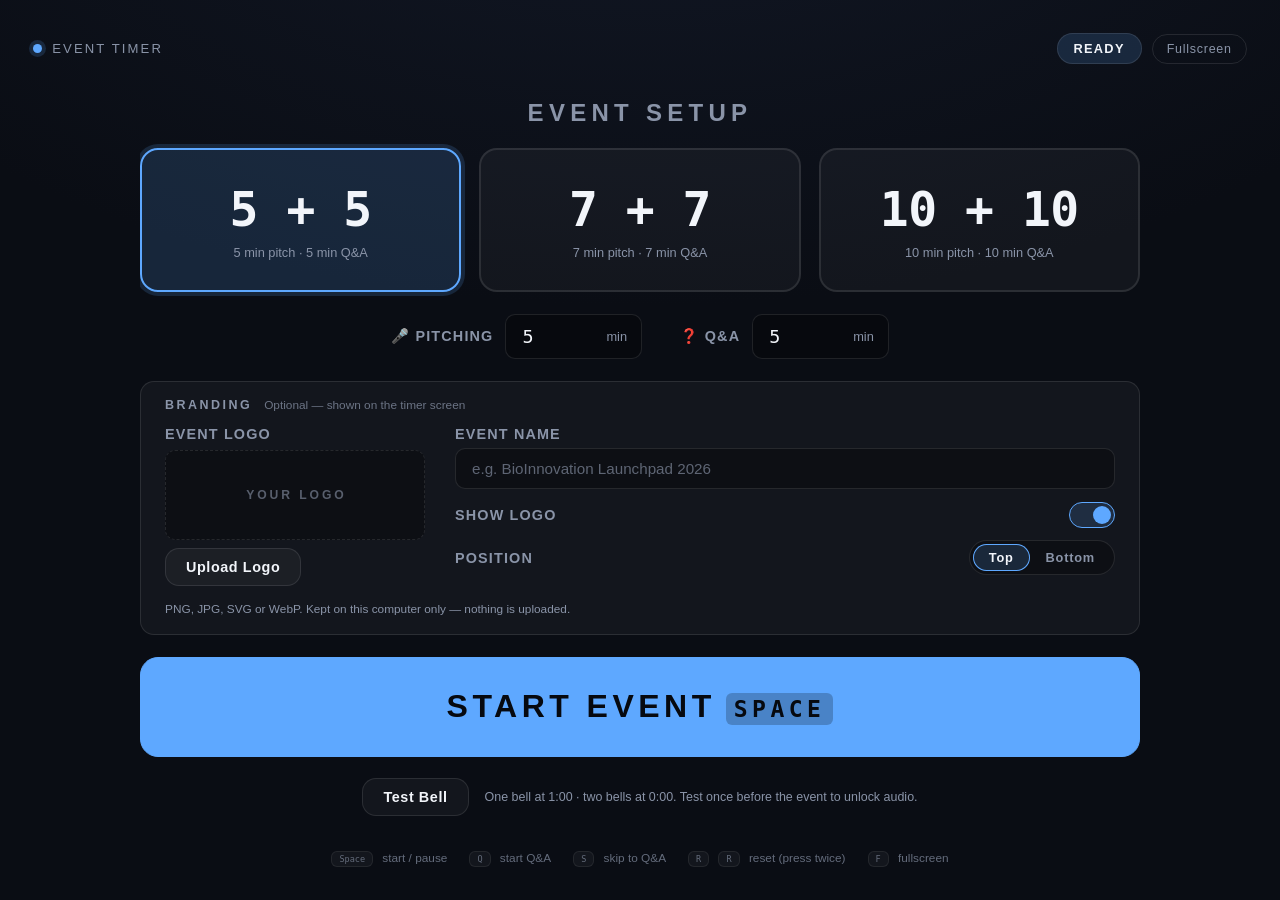
<file: index.html>
<!DOCTYPE html>
<html lang="en" data-screen="setup" data-state="normal" data-phase="pitching" data-status="ready" data-logo-pos="top" data-brand="off">
<head>
<meta charset="utf-8">
<meta name="viewport" content="width=device-width, initial-scale=1, viewport-fit=cover">
<meta name="color-scheme" content="dark">
<title>Pitching + Q&amp;A Event Timer</title>
<link rel="stylesheet" href="styles.css">
<link rel="icon" href="data:image/svg+xml,<svg xmlns='http://www.w3.org/2000/svg' viewBox='0 0 100 100'><text y='.9em' font-size='90'>⏱️</text></svg>">
</head>
<body>

<header class="topbar">
  <div class="brand">
    <span class="brand-dot" aria-hidden="true"></span>
    <span class="brand-name">Event Timer</span>
  </div>
  <div class="topbar-right">
    <span id="status-pill" class="pill" role="status" aria-live="polite">Ready</span>
    <button id="btn-fullscreen" class="icon-btn" type="button" title="Fullscreen (F)">Fullscreen</button>
  </div>
</header>

<!-- ─────────────────────────────  SETUP  ───────────────────────────── -->
<section id="setup-screen" class="setup-screen" aria-label="Event setup">
  <h1 class="setup-title">Event Setup</h1>

  <div class="preset-grid" role="group" aria-label="Duration presets">
    <button class="preset" type="button" data-preset="5">
      <span class="preset-big">5 + 5</span>
      <span class="preset-sub">5 min pitch · 5 min Q&amp;A</span>
    </button>
    <button class="preset" type="button" data-preset="7">
      <span class="preset-big">7 + 7</span>
      <span class="preset-sub">7 min pitch · 7 min Q&amp;A</span>
    </button>
    <button class="preset" type="button" data-preset="10">
      <span class="preset-big">10 + 10</span>
      <span class="preset-sub">10 min pitch · 10 min Q&amp;A</span>
    </button>
  </div>

  <div class="custom-row">
    <label class="field" for="input-pitching">
      <span class="field-label">🎤 Pitching</span>
      <span class="field-control">
        <input id="input-pitching" type="number" min="0.5" max="120" step="0.5" value="5" inputmode="decimal">
        <span class="field-unit">min</span>
      </span>
    </label>
    <label class="field" for="input-qa">
      <span class="field-label">❓ Q&amp;A</span>
      <span class="field-control">
        <input id="input-qa" type="number" min="0.5" max="120" step="0.5" value="5" inputmode="decimal">
        <span class="field-unit">min</span>
      </span>
    </label>
  </div>

  <section class="branding" aria-label="Event branding">
    <div class="branding-head">
      <span class="branding-title">Branding</span>
      <span class="branding-hint">Optional — shown on the timer screen</span>
    </div>

    <div class="branding-body">
      <div class="logo-slot">
        <span class="field-label">Event Logo</span>
        <div id="logo-preview" class="logo-preview">
          <img id="logo-preview-img" class="logo-preview-img" alt="Event logo preview" hidden>
          <span id="logo-placeholder" class="logo-placeholder">Your Logo</span>
        </div>
        <div class="logo-actions">
          <input id="input-logo-file" class="sr-only" type="file"
                 accept="image/png,image/jpeg,image/svg+xml,image/webp,.png,.jpg,.jpeg,.svg,.webp">
          <label class="btn btn-quiet logo-upload" for="input-logo-file">Upload Logo</label>
          <button id="btn-logo-remove" class="btn btn-small" type="button" hidden>Remove Logo</button>
        </div>
      </div>

      <div class="branding-options">
        <label class="field field-stack" for="input-event-name">
          <span class="field-label">Event Name</span>
          <span class="field-control field-control-wide">
            <input id="input-event-name" type="text" maxlength="60" autocomplete="off"
                   placeholder="e.g. BioInnovation Launchpad 2026">
          </span>
        </label>

        <div class="opt-row">
          <span class="field-label">Show Logo</span>
          <span class="toggle">
            <input id="input-logo-show" type="checkbox" checked>
            <label class="toggle-track" for="input-logo-show"><span class="toggle-thumb"></span></label>
          </span>
        </div>

        <div class="opt-row">
          <span class="field-label">Position</span>
          <span class="seg" role="group" aria-label="Logo position">
            <button id="btn-logo-top" class="seg-btn" type="button">Top</button>
            <button id="btn-logo-bottom" class="seg-btn" type="button">Bottom</button>
          </span>
        </div>
      </div>
    </div>

    <p id="logo-note" class="logo-note">PNG, JPG, SVG or WebP. Kept on this computer only — nothing is uploaded.</p>
  </section>

  <button id="btn-start-event" class="btn btn-hero" type="button">Start Event<kbd>Space</kbd></button>

  <div class="setup-foot">
    <button id="btn-testbell" class="btn btn-quiet" type="button">Test Bell</button>
    <span class="setup-note">One bell at 1:00 · two bells at 0:00. Test once before the event to unlock audio.</span>
  </div>
</section>

<!-- ─────────────────────────────  TIMER  ───────────────────────────── -->
<main id="timer-screen" class="stage" aria-label="Timer">
  <div id="event-brand" class="event-brand" hidden>
    <img id="event-logo" class="event-logo" alt="" hidden>
    <div id="event-name" class="event-name" hidden></div>
  </div>

  <div id="phase-badge" class="phase-badge">
    <span id="phase-icon" class="phase-icon" aria-hidden="true">🎤</span>
    <span id="phase-label" class="phase-label">PITCHING</span>
  </div>

  <div id="clock" class="clock" role="timer" aria-live="off">05:00</div>

  <div id="banner" class="banner" hidden></div>

  <div class="progress" aria-hidden="true">
    <div id="progress-fill" class="progress-fill"></div>
  </div>

  <div class="meta">
    <div class="meta-item">
      <span class="meta-key">Duration</span>
      <span id="meta-duration" class="meta-val">05:00</span>
    </div>
    <div class="meta-item">
      <span class="meta-key">Next</span>
      <span id="meta-next" class="meta-val">Bell at 01:00</span>
    </div>
    <div class="meta-item">
      <span class="meta-key">Elapsed</span>
      <span id="meta-elapsed" class="meta-val">00:00</span>
    </div>
  </div>

  <div class="controls">
    <button id="btn-startqa" class="btn btn-hero btn-qa" type="button" hidden>Start Q&amp;A<kbd>Space</kbd></button>
    <button id="btn-primary" class="btn btn-primary" type="button">Start<kbd>Space</kbd></button>
    <div class="controls-secondary">
      <button id="btn-skipqa" class="btn btn-small" type="button">Skip to Q&amp;A<kbd>S</kbd></button>
      <button id="btn-restart" class="btn btn-small" type="button">Restart Phase</button>
      <button id="btn-reset" class="btn btn-small" type="button">Reset<kbd>R</kbd></button>
    </div>
  </div>
</main>

<footer class="hints">
  <span><kbd>Space</kbd> start / pause</span>
  <span><kbd>Q</kbd> start Q&amp;A</span>
  <span><kbd>S</kbd> skip to Q&amp;A</span>
  <span><kbd>R</kbd> <kbd>R</kbd> reset (press twice)</span>
  <span><kbd>F</kbd> fullscreen</span>
</footer>

<script src="timer-core.js"></script>
<script src="bell.js"></script>
<script src="app.js"></script>
</body>
</html>
</file>
<file: styles.css>
/* Pitching + Q&A Event Timer — projector-first dark UI.
   Two screens (data-screen: setup | timer) and three timer states
   (data-state: normal | warning | ended), all driven from <html>.

   Visual priority on the timer screen, largest to smallest:
   remaining time → phase → warning / time's up → controls → everything else. */

:root {
  --bg: #0a0d14;
  --bg-glow: #121826;
  --surface: rgba(255, 255, 255, 0.04);
  --surface-strong: rgba(255, 255, 255, 0.08);
  --line: rgba(255, 255, 255, 0.10);
  --text: #f2f5fa;
  --muted: #8a94a8;

  /* State colour — changes with the countdown. */
  --accent: #5ea8ff;
  --accent-soft: rgba(94, 168, 255, 0.16);
  --clock: #ffffff;

  /* Phase colour — never changes with state, so the phase is always
     identifiable at a glance even during a warning or time's up. */
  --phase: #5ea8ff;
  --phase-soft: rgba(94, 168, 255, 0.14);

  /* The countdown is always the dominant element; branding only ever trims
     a little off it so the stage still fits without scrolling. */
  --clock-size: clamp(5.5rem, 26vw, 26rem);
  --logo-size: clamp(30px, 7.5vh, 92px);

  --radius: 14px;
  --pad: clamp(16px, 2.6vw, 34px);
  --mono: ui-monospace, "SF Mono", "JetBrains Mono", "Roboto Mono", Menlo, Consolas, monospace;
  --sans: -apple-system, BlinkMacSystemFont, "Segoe UI", Inter, Roboto, Helvetica, Arial, sans-serif;
}

html[data-phase="qa"] {
  --phase: #2dd4bf;
  --phase-soft: rgba(45, 212, 191, 0.14);
}

html[data-state="warning"] {
  --accent: #ffb020;
  --accent-soft: rgba(255, 176, 32, 0.18);
  --clock: #ffc65c;
  --bg-glow: #241a06;
}

html[data-state="ended"] {
  --accent: #ff4d4d;
  --accent-soft: rgba(255, 77, 77, 0.22);
  --clock: #ff7a7a;
  --bg-glow: #3a0d12;
}

* { box-sizing: border-box; }
html, body { height: 100%; }

body {
  margin: 0;
  display: flex;
  flex-direction: column;
  gap: clamp(10px, 1.4vh, 20px);
  padding: var(--pad);
  font-family: var(--sans);
  color: var(--text);
  background:
    radial-gradient(120% 90% at 50% -20%, var(--bg-glow) 0%, transparent 60%),
    var(--bg);
  transition: background 500ms ease;
  overflow: hidden;
}

/* Time's up floods the edges of the screen — impossible to mistake for the
   amber one-minute warning, even from the back of a room. */
body::after {
  content: "";
  position: fixed;
  inset: 0;
  pointer-events: none;
  opacity: 0;
  box-shadow: inset 0 0 0 10px var(--accent), inset 0 0 140px 20px var(--accent-soft);
  transition: opacity 400ms ease;
}
html[data-state="ended"] body::after { opacity: 1; animation: edge 1.5s ease-in-out 4; }
@keyframes edge { 50% { opacity: 0.35; } }

/* Screen switching. */
html[data-screen="setup"] #timer-screen,
html[data-screen="timer"] #setup-screen { display: none; }

/* ------------------------------------------------------------- top bar */

.topbar {
  display: flex;
  align-items: center;
  justify-content: space-between;
  gap: 16px;
  flex: 0 0 auto;
}

.brand {
  display: flex;
  align-items: center;
  gap: 10px;
  font-size: 0.82rem;
  letter-spacing: 0.16em;
  text-transform: uppercase;
  color: var(--muted);
}

.brand-dot {
  width: 9px; height: 9px;
  border-radius: 50%;
  background: var(--accent);
  box-shadow: 0 0 0 4px var(--accent-soft);
  transition: background 300ms ease, box-shadow 300ms ease;
}
html[data-status="running"] .brand-dot { animation: pulse 2s ease-in-out infinite; }
@keyframes pulse { 50% { box-shadow: 0 0 0 9px transparent; } }

.topbar-right { display: flex; align-items: center; gap: 10px; }

.pill {
  padding: 7px 16px;
  border-radius: 999px;
  border: 1px solid var(--line);
  background: var(--accent-soft);
  color: var(--text);
  font-size: 0.8rem;
  font-weight: 600;
  letter-spacing: 0.1em;
  text-transform: uppercase;
  white-space: nowrap;
}

.icon-btn {
  padding: 7px 14px;
  border-radius: 999px;
  border: 1px solid var(--line);
  background: transparent;
  color: var(--muted);
  font: inherit;
  font-size: 0.78rem;
  letter-spacing: 0.06em;
  cursor: pointer;
  transition: color 150ms ease, border-color 150ms ease;
}
.icon-btn:hover { color: var(--text); border-color: var(--accent); }

/* -------------------------------------------------------- setup screen */

.setup-screen {
  flex: 1 1 auto;
  min-height: 0;
  display: flex;
  flex-direction: column;
  justify-content: center;
  gap: clamp(14px, 2.4vh, 30px);
  width: min(1000px, 100%);
  margin: 0 auto;
  /* The branding panel makes setup taller than the timer stage; on a short
     laptop screen it scrolls instead of pushing Start Event out of reach. */
  overflow-y: auto;
  overscroll-behavior: contain;
}

.setup-title {
  margin: 0;
  font-size: clamp(1.1rem, 2vw, 1.5rem);
  font-weight: 700;
  letter-spacing: 0.22em;
  text-transform: uppercase;
  color: var(--muted);
  text-align: center;
}

.preset-grid {
  display: grid;
  grid-template-columns: repeat(3, 1fr);
  gap: clamp(10px, 1.6vw, 18px);
}

.preset {
  display: flex;
  flex-direction: column;
  align-items: center;
  gap: 8px;
  padding: clamp(18px, 3.4vh, 34px) 12px;
  border-radius: 18px;
  border: 2px solid var(--line);
  background: var(--surface);
  color: var(--text);
  font: inherit;
  cursor: pointer;
  transition: border-color 150ms ease, background 150ms ease, transform 80ms ease;
}
.preset:hover { border-color: var(--accent); background: var(--surface-strong); }
.preset:active { transform: translateY(1px); }
.preset.is-selected {
  border-color: var(--accent);
  background: var(--accent-soft);
  box-shadow: 0 0 0 4px var(--accent-soft);
}
.preset-big {
  font-family: var(--mono);
  font-size: clamp(1.8rem, 4.2vw, 3rem);
  font-weight: 700;
  letter-spacing: -0.01em;
}
.preset-sub { font-size: 0.8rem; color: var(--muted); }

.custom-row {
  display: flex;
  justify-content: center;
  gap: clamp(14px, 3vw, 40px);
  flex-wrap: wrap;
}

.field { display: flex; align-items: center; gap: 12px; }
.field-label {
  font-size: 0.9rem;
  font-weight: 600;
  letter-spacing: 0.08em;
  text-transform: uppercase;
  color: var(--muted);
}
.field-control {
  display: inline-flex;
  align-items: center;
  gap: 8px;
  padding: 10px 14px;
  border-radius: 10px;
  border: 1px solid var(--line);
  background: rgba(0, 0, 0, 0.28);
}
.field-control input {
  width: 78px;
  border: 0;
  background: transparent;
  color: var(--text);
  font-family: var(--mono);
  font-size: 1.15rem;
  font-variant-numeric: tabular-nums;
}
.field-control input:focus { outline: none; }
.field-unit { font-size: 0.8rem; color: var(--muted); }

.setup-foot {
  display: flex;
  align-items: center;
  justify-content: center;
  gap: 16px;
  flex-wrap: wrap;
}
.setup-note { font-size: 0.78rem; color: var(--muted); }

/* -------------------------------------------------------- timer screen */

.stage {
  flex: 1 1 auto;
  min-height: 0;
  display: flex;
  flex-direction: column;
  align-items: center;
  justify-content: center;
  gap: clamp(6px, 1.1vh, 16px);
  text-align: center;
}

.phase-badge {
  display: inline-flex;
  align-items: center;
  gap: clamp(8px, 1.2vw, 16px);
  padding: clamp(6px, 1vh, 12px) clamp(16px, 2.4vw, 34px);
  border-radius: 999px;
  border: 2px solid var(--phase);
  background: var(--phase-soft);
  transition: border-color 300ms ease, background 300ms ease;
}
.phase-icon { font-size: clamp(1.2rem, 2.6vw, 2.2rem); line-height: 1; }
.phase-label {
  font-size: clamp(1.1rem, 3vw, 2.4rem);
  font-weight: 800;
  letter-spacing: 0.3em;
  text-indent: 0.3em;           /* balance the tracking on the last letter */
  color: var(--phase);
  transition: color 300ms ease;
}

.clock {
  font-family: var(--mono);
  font-size: var(--clock-size);
  line-height: 0.9;
  font-weight: 700;
  letter-spacing: -0.02em;
  font-variant-numeric: tabular-nums;
  font-feature-settings: "tnum" 1;
  color: var(--clock);
  text-shadow: 0 0 70px var(--accent-soft);
  transition: color 300ms ease;
}
html[data-state="ended"] .clock { animation: flash 1.1s ease-in-out 3; }
@keyframes flash { 50% { opacity: 0.3; } }

.banner[hidden] { display: none; }   /* `hidden` alone loses to display:flex */

.banner {
  display: flex;
  flex-direction: column;
  align-items: center;
  gap: 4px;
  padding: clamp(8px, 1.2vh, 14px) clamp(20px, 3vw, 44px);
  border-radius: var(--radius);
  border: 2px solid var(--accent);
  background: var(--accent-soft);
  max-width: min(94vw, 1000px);
}
.banner strong {
  font-size: clamp(1rem, 2.4vw, 1.9rem);
  font-weight: 800;
  letter-spacing: 0.2em;
  text-indent: 0.2em;
  text-transform: uppercase;
}
.banner span { font-size: 0.85rem; color: var(--muted); }

html[data-state="warning"] .banner { animation: breathe 2s ease-in-out infinite; }
@keyframes breathe { 50% { background: transparent; } }

/* Time's up gets a solid bar and much larger type than the warning pill. */
html[data-state="ended"] .banner {
  background: var(--accent);
  border-color: var(--accent);
  padding: clamp(10px, 1.6vh, 20px) clamp(26px, 4vw, 60px);
}
html[data-state="ended"] .banner strong {
  font-size: clamp(1.4rem, 4.4vw, 3.4rem);
  color: #16060a;
}
html[data-state="ended"] .banner span { color: rgba(22, 6, 10, 0.75); font-weight: 600; }

.progress {
  width: min(92vw, 1100px);
  height: 8px;
  border-radius: 999px;
  background: var(--surface);
  overflow: hidden;
}
.progress-fill {
  height: 100%;
  width: 0;
  border-radius: 999px;
  background: linear-gradient(90deg, var(--accent), var(--clock));
  transition: width 120ms linear, background 300ms ease;
}

.meta {
  display: flex;
  gap: clamp(16px, 4vw, 56px);
  flex-wrap: wrap;
  justify-content: center;
  opacity: 0.75;
}
.meta-item { display: flex; flex-direction: column; gap: 3px; }
.meta-key {
  font-size: 0.66rem;
  letter-spacing: 0.18em;
  text-transform: uppercase;
  color: var(--muted);
}
.meta-val {
  font-family: var(--mono);
  font-size: clamp(0.9rem, 1.4vw, 1.1rem);
  font-variant-numeric: tabular-nums;
}

/* ------------------------------------------------- branding (setup screen) */

/* Visually hidden but still focusable and clickable through its <label>. */
.sr-only {
  position: absolute;
  width: 1px; height: 1px;
  margin: -1px; padding: 0;
  overflow: hidden;
  clip: rect(0 0 0 0);
  clip-path: inset(50%);
  white-space: nowrap;
  border: 0;
}

.branding {
  display: flex;
  flex-direction: column;
  gap: clamp(10px, 1.6vh, 16px);
  padding: clamp(12px, 1.8vh, 20px) clamp(14px, 2vw, 24px);
  border: 1px solid var(--line);
  border-radius: var(--radius);
  background: var(--surface);
}

.branding-head {
  display: flex;
  align-items: baseline;
  gap: 12px;
  flex-wrap: wrap;
}
.branding-title {
  font-size: 0.78rem;
  font-weight: 700;
  letter-spacing: 0.2em;
  text-transform: uppercase;
  color: var(--muted);
}
.branding-hint { font-size: 0.74rem; color: var(--muted); opacity: 0.75; }

.branding-body {
  display: grid;
  grid-template-columns: minmax(190px, 260px) 1fr;
  gap: clamp(14px, 2.4vw, 30px);
  align-items: start;
}

.logo-slot { display: flex; flex-direction: column; gap: 8px; }

.logo-preview {
  display: flex;
  align-items: center;
  justify-content: center;
  height: clamp(64px, 10vh, 96px);
  padding: 8px 14px;
  border-radius: 10px;
  border: 1px dashed var(--line);
  background: rgba(0, 0, 0, 0.28);
  overflow: hidden;
}
.logo-preview-img[hidden] { display: none; }
.logo-preview-img {
  max-width: 100%;
  max-height: 100%;
  width: auto;
  height: auto;
  object-fit: contain;
}
.logo-placeholder[hidden] { display: none; }
.logo-placeholder {
  font-size: 0.76rem;
  font-weight: 700;
  letter-spacing: 0.24em;
  text-indent: 0.24em;
  text-transform: uppercase;
  color: var(--muted);
  opacity: 0.6;
}

.logo-actions { display: flex; gap: 8px; align-items: center; flex-wrap: wrap; }
.logo-upload { cursor: pointer; }
/* The file input is .sr-only, so its label carries the focus ring. */
#input-logo-file:focus-visible + .logo-upload { outline: 2px solid var(--accent); outline-offset: 3px; }

.logo-note {
  margin: 0;
  font-size: 0.74rem;
  line-height: 1.45;
  color: var(--muted);
}
.logo-note.is-warn { color: #ffc65c; }

.branding-options {
  display: flex;
  flex-direction: column;
  gap: clamp(10px, 1.4vh, 14px);
}

.field-stack { flex-direction: column; align-items: stretch; gap: 6px; }
.field-control-wide { width: 100%; }
.field-control-wide input {
  width: 100%;
  border: 0;
  background: transparent;
  color: var(--text);
  font: inherit;
  font-size: 0.95rem;
}
.field-control-wide input::placeholder { color: var(--muted); opacity: 0.65; }
.field-control-wide input:focus { outline: none; }

.opt-row {
  display: flex;
  align-items: center;
  justify-content: space-between;
  gap: 14px;
}

/* Show/Hide switch. */
.toggle { display: inline-flex; align-items: center; }
.toggle input { position: absolute; opacity: 0; width: 0; height: 0; }
.toggle-track {
  display: inline-flex;
  align-items: center;
  width: 46px;
  height: 26px;
  padding: 3px;
  border-radius: 999px;
  border: 1px solid var(--line);
  background: rgba(0, 0, 0, 0.35);
  cursor: pointer;
  transition: background 150ms ease, border-color 150ms ease;
}
.toggle-thumb {
  width: 18px; height: 18px;
  border-radius: 50%;
  background: var(--muted);
  transition: transform 150ms ease, background 150ms ease;
}
.toggle input:checked + .toggle-track { background: var(--accent-soft); border-color: var(--accent); }
.toggle input:checked + .toggle-track .toggle-thumb { transform: translateX(20px); background: var(--accent); }
.toggle input:focus-visible + .toggle-track { outline: 2px solid var(--accent); outline-offset: 3px; }

/* Top / Bottom segmented control. */
.seg {
  display: inline-flex;
  padding: 3px;
  border-radius: 999px;
  border: 1px solid var(--line);
  background: rgba(0, 0, 0, 0.28);
}
.seg-btn {
  padding: 6px 16px;
  border: 0;
  border-radius: 999px;
  background: transparent;
  color: var(--muted);
  font: inherit;
  font-size: 0.8rem;
  font-weight: 600;
  letter-spacing: 0.06em;
  cursor: pointer;
  transition: background 150ms ease, color 150ms ease;
}
.seg-btn:hover { color: var(--text); }
.seg-btn.is-on { background: var(--accent-soft); color: var(--text); box-shadow: inset 0 0 0 1px var(--accent); }
.seg-btn:focus-visible { outline: 2px solid var(--accent); outline-offset: 2px; }

/* -------------------------------------------------- branding (timer screen) */

/*
 * One block holding the logo and the event name. It sits above the phase
 * badge by default; "bottom" pushes it past every other stage child with
 * flex order, so the DOM (and the countdown) never moves.
 */
.event-brand[hidden] { display: none; }
.event-brand {
  order: -1;
  display: flex;
  flex-direction: column;
  align-items: center;
  gap: clamp(4px, 0.8vh, 10px);
  max-width: min(90vw, 1100px);
  margin-bottom: clamp(2px, 0.8vh, 10px);
}
html[data-logo-pos="bottom"] .event-brand {
  order: 1;
  margin-bottom: 0;
  margin-top: clamp(4px, 1.2vh, 16px);
}

.event-logo[hidden] { display: none; }
.event-logo {
  display: block;
  height: var(--logo-size);
  width: auto;
  max-width: min(56vw, 520px);
  object-fit: contain;          /* keeps the aspect ratio if max-width bites */
  object-position: center;
}

.event-name[hidden] { display: none; }
.event-name {
  font-size: clamp(0.72rem, 1.35vw, 1.15rem);
  font-weight: 600;
  letter-spacing: 0.18em;
  text-indent: 0.18em;
  text-transform: uppercase;
  color: var(--muted);
  opacity: 0.85;
  line-height: 1.3;
  max-width: min(90vw, 900px);
  overflow-wrap: anywhere;
}

/* ------------------------------------------------------------ controls */

.controls {
  display: flex;
  flex-direction: column;
  align-items: center;
  gap: 10px;
  width: min(92vw, 900px);
  margin-top: clamp(4px, 1.4vh, 18px);
}

.controls-secondary {
  display: flex;
  gap: 8px;
  flex-wrap: wrap;
  justify-content: center;
}

.btn {
  position: relative;
  padding: clamp(14px, 2.2vh, 22px) 26px;
  border-radius: var(--radius);
  border: 1px solid var(--line);
  background: var(--surface);
  color: var(--text);
  font: inherit;
  font-size: clamp(0.95rem, 1.5vw, 1.15rem);
  font-weight: 600;
  letter-spacing: 0.04em;
  cursor: pointer;
  transition: background 150ms ease, border-color 150ms ease, transform 80ms ease;
}
.btn[hidden] { display: none; }
.btn:hover:not(:disabled) { background: var(--surface-strong); border-color: var(--accent); }
.btn:active:not(:disabled) { transform: translateY(1px); }
.btn:disabled { opacity: 0.32; cursor: not-allowed; }
.btn:focus-visible, .preset:focus-visible, input:focus-visible, .icon-btn:focus-visible {
  outline: 2px solid var(--accent);
  outline-offset: 3px;
}

.btn-primary,
.btn-hero {
  background: var(--accent);
  border-color: var(--accent);
  color: #06090f;
}
.btn-primary:hover:not(:disabled),
.btn-hero:hover:not(:disabled) { filter: brightness(1.1); background: var(--accent); }
.btn-primary kbd, .btn-hero kbd { background: rgba(0, 0, 0, 0.22); color: inherit; border-color: transparent; }

/* The one big call to action: Start Event, and Start Q&A at the handover. */
.btn-hero {
  width: 100%;
  padding: clamp(18px, 3.4vh, 32px) 26px;
  border-radius: 18px;
  font-size: clamp(1.15rem, 2.6vw, 2rem);
  font-weight: 800;
  letter-spacing: 0.14em;
  text-transform: uppercase;
}
.btn-qa {
  background: #2dd4bf;
  border-color: #2dd4bf;
  animation: cta 1.8s ease-in-out infinite;
}
@keyframes cta { 50% { box-shadow: 0 0 0 12px rgba(45, 212, 191, 0.12); } }

.btn-primary { width: 100%; max-width: 520px; }

.btn-small {
  padding: 9px 16px;
  font-size: 0.85rem;
  font-weight: 500;
  color: var(--muted);
  background: transparent;
}
.btn-small:hover:not(:disabled) { color: var(--text); }

/* Reset is armed by the first press and only fires on the second. */
.btn-small.is-armed {
  color: #ff8080;
  border-color: #ff4d4d;
  background: rgba(255, 77, 77, 0.12);
  font-weight: 700;
}

.btn-quiet { padding: 10px 20px; font-size: 0.9rem; }

kbd {
  display: inline-block;
  margin-left: 10px;
  padding: 2px 7px;
  border-radius: 6px;
  border: 1px solid var(--line);
  background: rgba(255, 255, 255, 0.06);
  font-family: var(--mono);
  font-size: 0.72em;
  color: var(--muted);
  vertical-align: middle;
}

/* --------------------------------------------------------------- hints */

.hints {
  flex: 0 0 auto;
  display: flex;
  flex-wrap: wrap;
  gap: 6px 22px;
  justify-content: center;
  font-size: 0.74rem;
  color: var(--muted);
  opacity: 0.7;
}
.hints kbd { margin-left: 0; margin-right: 6px; }

/* Nothing but the countdown while it is actually running. */
html[data-status="running"] .hints { display: none; }

:fullscreen .hints { display: none; }
:fullscreen { --clock-size: clamp(6rem, 30vw, 34rem); --logo-size: clamp(44px, 10vh, 150px); }
:fullscreen .meta { opacity: 0.6; }

/* Branding on: hand a little height back to the logo, never enough for it to
   rival the countdown. */
html[data-brand="on"] { --clock-size: clamp(4.6rem, 22vw, 21rem); }
html[data-brand="on"]:fullscreen { --clock-size: clamp(5rem, 26vw, 28rem); }

/* Short screens (13" laptops, 768p projectors) — the stage must still fit. */
@media (max-height: 800px) {
  :root { --logo-size: clamp(26px, 6.5vh, 60px); }
  html[data-brand="on"] { --clock-size: clamp(4rem, 19vw, 15rem); }
}
@media (max-height: 560px) {
  :root { --logo-size: clamp(22px, 6vh, 44px); }
  .event-name { display: none; }
}

@media (max-width: 700px) {
  .preset-grid { grid-template-columns: 1fr; }
  .hints { display: none; }
  .btn kbd { display: none; }
  .branding-body { grid-template-columns: 1fr; }
}

@media (prefers-reduced-motion: reduce) {
  *, *::before, *::after { animation: none !important; transition-duration: 1ms !important; }
}
</file>
